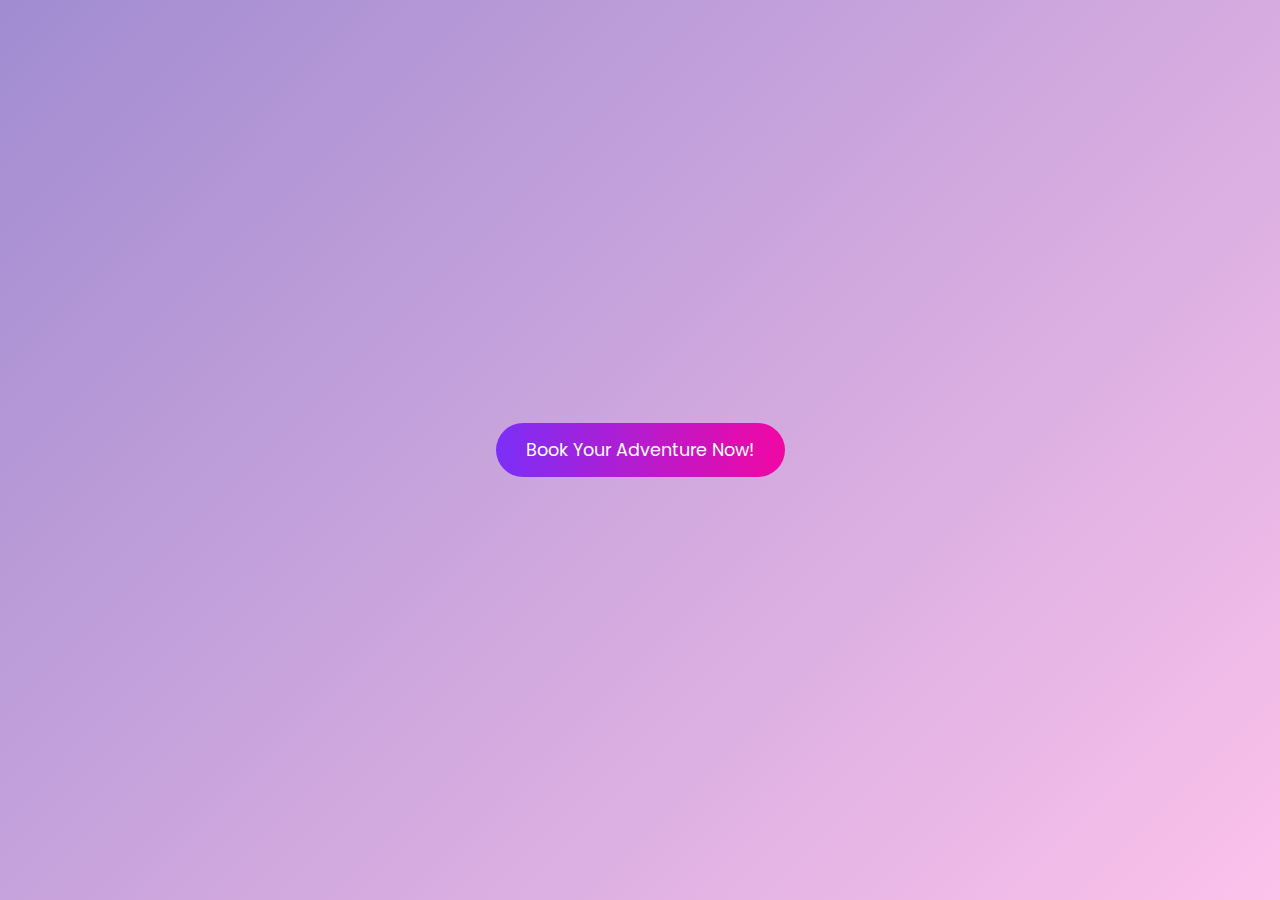
<file: book.html>
<!DOCTYPE html>
<html lang="en">
<head>
  <meta charset="UTF-8" />
  <meta name="viewport" content="width=device-width, initial-scale=1.0" />
  <title>Book Now Popup</title>
  <link href="https://fonts.googleapis.com/css2?family=Poppins:wght@400;600&display=swap" rel="stylesheet" />
  <style>
    * {
      box-sizing: border-box;
      font-family: 'Poppins', sans-serif;
    }

    body {
      margin: 0;
      background: linear-gradient(135deg, #a18cd1 0%, #fbc2eb 100%);
      height: 100vh;
      display: flex;
      justify-content: center;
      align-items: center;
    }

    .book-btn {
      background: linear-gradient(90deg, #7b2ff7, #f107a3);
      border: none;
      color: white;
      font-size: 1.1rem;
      padding: 14px 30px;
      border-radius: 40px;
      cursor: pointer;
      transition: 0.3s;
    }

    .book-btn:hover {
      transform: scale(1.05);
      box-shadow: 0 0 15px #f107a3;
    }

    .popup {
      position: fixed;
      top: 0; left: 0;
      width: 100%; height: 100%;
      display: none;
      justify-content: center;
      align-items: center;
      background: rgba(0, 0, 0, 0.3);
      backdrop-filter: blur(5px);
    }

    .popup-content {
      background: rgba(255, 255, 255, 0.1);
      border-radius: 20px;
      border: 1px solid rgba(255, 255, 255, 0.3);
      box-shadow: 0 0 25px rgba(255, 255, 255, 0.1);
      text-align: center;
      padding: 40px 60px;
      color: white;
      animation: fadeIn 0.4s ease;
    }

    .popup-content h2 {
      font-weight: 600;
      margin-bottom: 15px;
      font-size: 1.8rem;
    }

    .steps {
      display: flex;
      justify-content: center;
      gap: 30px;
      margin: 25px 0;
    }

    .step {
      display: flex;
      flex-direction: column;
      align-items: center;
      font-size: 0.9rem;
    }

    .step-icon {
      width: 50px;
      height: 50px;
      border-radius: 50%;
      background: rgba(255, 255, 255, 0.2);
      display: flex;
      justify-content: center;
      align-items: center;
      margin-bottom: 10px;
      font-size: 1.5rem;
    }

    .close-btn {
      margin-top: 15px;
      background: rgba(255, 255, 255, 0.2);
      border: none;
      color: white;
      padding: 10px 25px;
      border-radius: 25px;
      cursor: pointer;
    }

    @keyframes fadeIn {
      from {opacity: 0; transform: scale(0.9);}
      to {opacity: 1; transform: scale(1);}
    }
  </style>
</head>
<body>
  <button class="book-btn" onclick="openPopup()">Book Your Adventure Now!</button>

  <div class="popup" id="popup">
    <div class="popup-content">
      <h2>Seamless Online Event Booking</h2>
      <div class="steps">
        <div class="step">
          <div class="step-icon">📅</div>
          <span>Browse Events</span>
        </div>
        <div class="step">
          <div class="step-icon">💳</div>
          <span>Secure Payment</span>
        </div>
        <div class="step">
          <div class="step-icon">🎟️</div>
          <span>Receive Ticket</span>
        </div>
      </div>
      <button class="close-btn" onclick="closePopup()">Continue</button>
    </div>
  </div>

  <script>
    function openPopup() {
      document.getElementById('popup').style.display = 'flex';
    }

    function closePopup() {
      document.getElementById('popup').style.display = 'none';
      // Later you can redirect to next page like:
      // window.location.href = "booking.html";
    }
  </script>
</body>
</html>
</file>
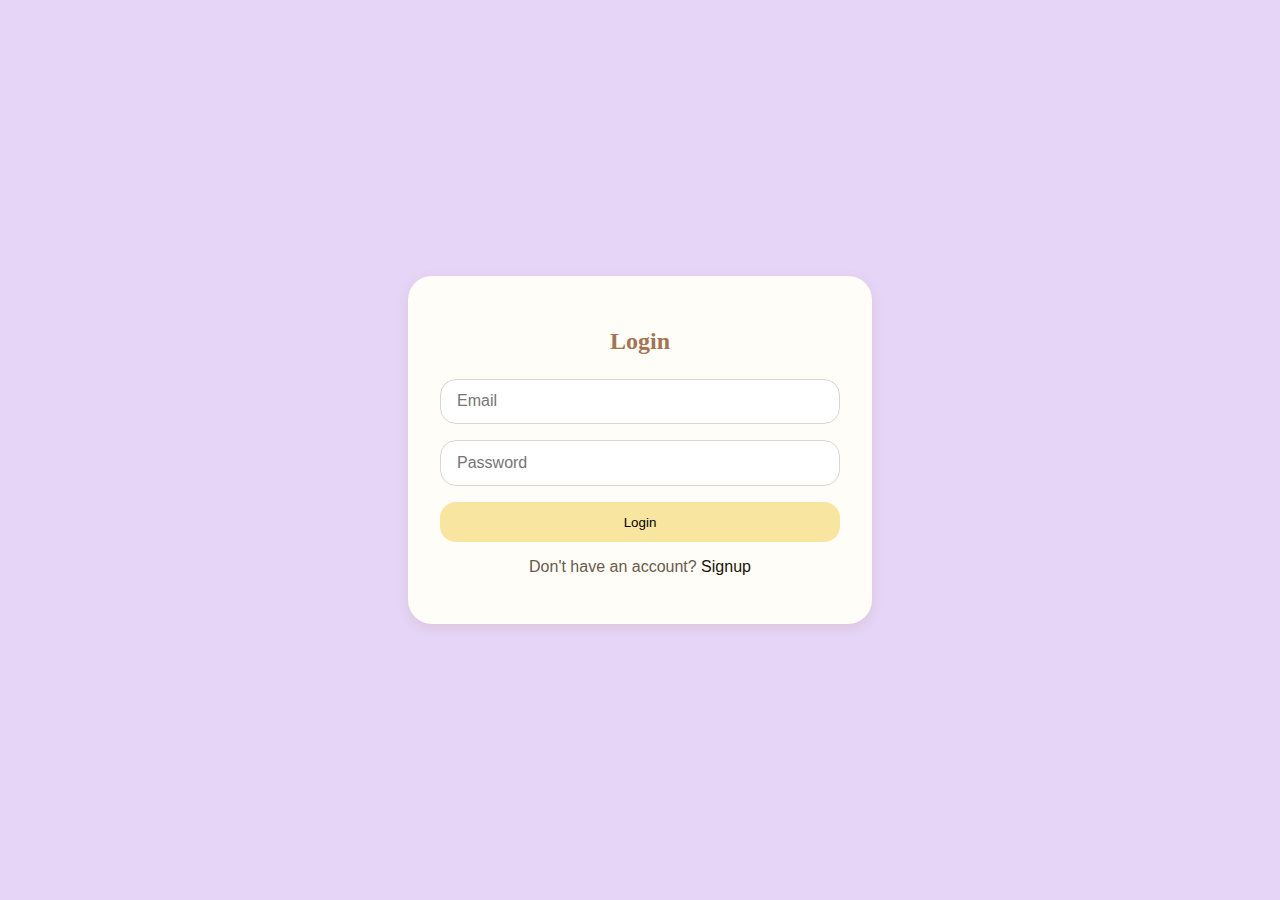
<file: login.html>
<!DOCTYPE html>
<html lang="en">
<head>
  <meta charset="UTF-8">
  <meta name="viewport" content="width=device-width, initial-scale=1.0">
  <title>Login - Ayojon</title>
  <link rel="stylesheet" href="style.css">
</head>
<body>
  <div class="auth-container">
    <div class="auth-card">
      <h2>Login</h2>
      <form id="loginForm">
        <input type="email" id="loginEmail" placeholder="Email" required>
        <input type="password" id="loginPassword" placeholder="Password" required>
        <button type="submit">Login</button>
      </form>
      <p id="loginMessage"></p>
      <p>Don't have an account? <a href="signup.html">Signup</a></p>
    </div>
  </div>

  <script>
    const loginForm = document.getElementById('loginForm');
    const loginMessage = document.getElementById('loginMessage');

    loginForm.addEventListener('submit', function(e) {
      e.preventDefault();

      const email = document.getElementById('loginEmail').value;
      const password = document.getElementById('loginPassword').value;

      const user = JSON.parse(localStorage.getItem('ayojonUser'));

      if (user && user.email === email && user.password === password) {
        loginMessage.textContent = `Welcome back, ${user.username}!`;
        loginMessage.style.color = "green";

        // Optional: redirect to home page after 2 seconds
        setTimeout(() => {
          window.location.href = "index.html";
        }, 2000);
      } else {
        loginMessage.textContent = "Invalid email or password.";
        loginMessage.style.color = "red";
      }
    });
  </script>
</body>
</html>
</file>
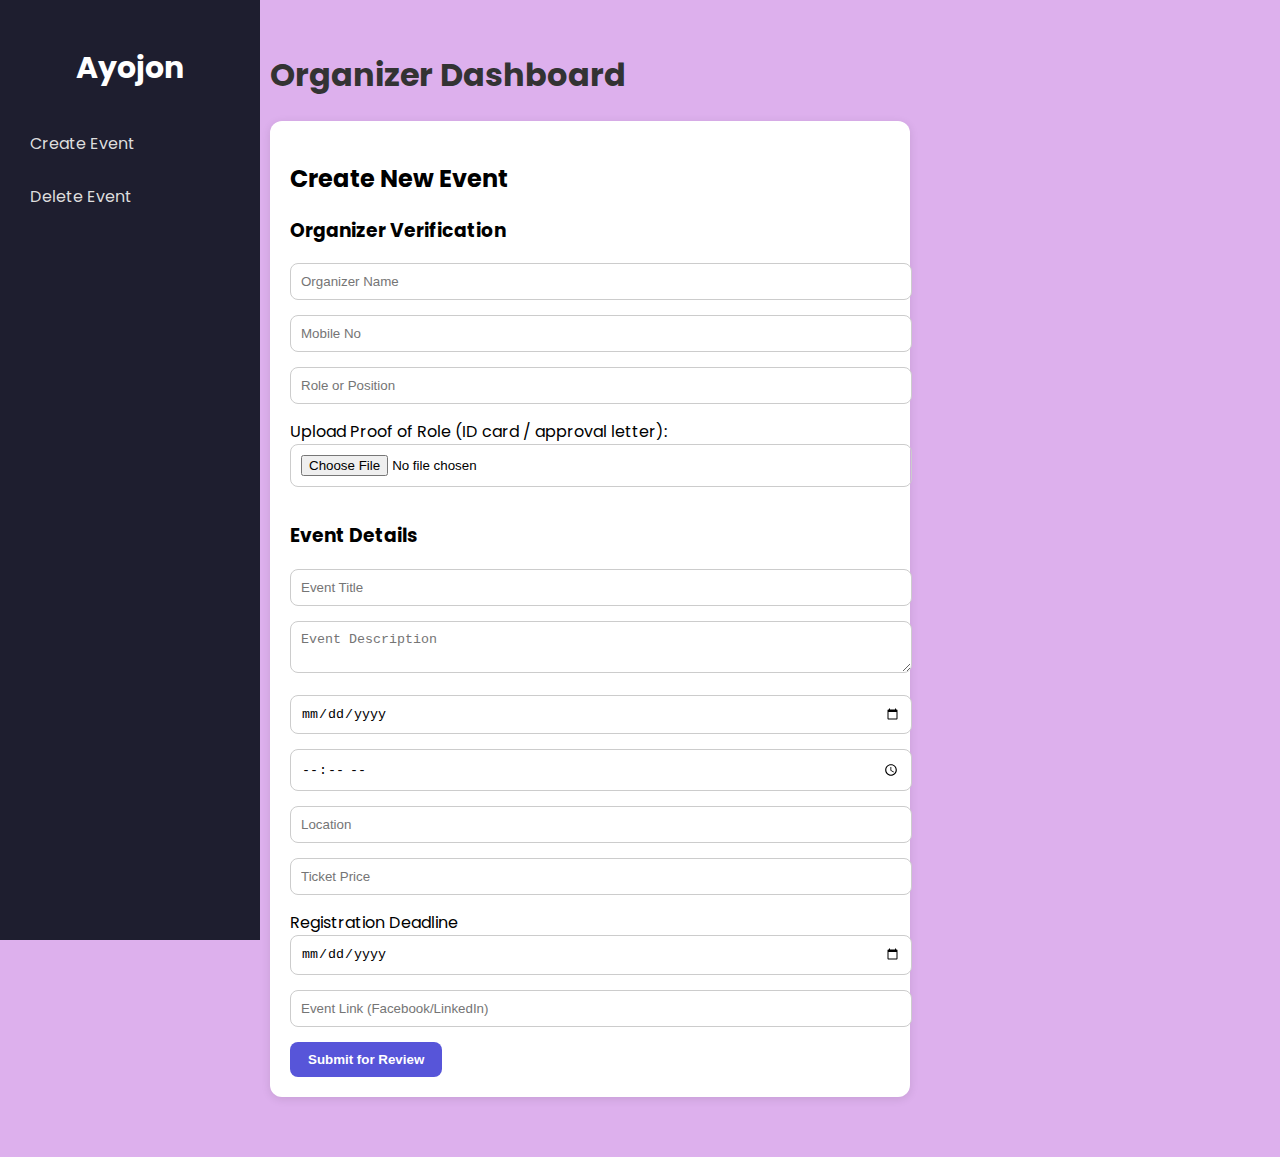
<file: organizer.html>
<!DOCTYPE html>
<html lang="en">
<head>
  <meta charset="UTF-8" />
  <meta name="viewport" content="width=device-width, initial-scale=1.0" />
  <title>Organizer Dashboard - Ayojon</title>
  <link href="https://fonts.googleapis.com/css2?family=Poppins:wght@400;600&display=swap" rel="stylesheet">
  <style>
    body {
      font-family: 'Poppins', sans-serif;
      background-color: #ddb0ed;
      margin: 0;
      display: flex;
    }

    /* Sidebar */
    .sidebar {
      width: 220px;
      background: #1e1e2f;
      color: #fff;
      height: 100vh;
      padding: 20px;
      position: fixed;
    }
    .sidebar h2 {
      text-align: center;
      margin-bottom: 30px;
      font-size: 30px;
    }
    .sidebar a {
      display: block;
      color: #ddd;
      text-decoration: none;
      padding: 10px;
      margin: 8px 0;
      border-radius: 6px;
      transition: 0.3s;
    }
    .sidebar a:hover {
      background: #5755d9;
      color: #fff;
    }

    /* Main area */
    .main {
      margin-left: 240px;
      padding: 30px;
      width: calc(100% - 240px);
    }

    h1 {
      color: #333;
    }

    .event-form {
      background: #fff;
      padding: 20px;
      border-radius: 12px;
      box-shadow: 0 2px 10px rgba(0,0,0,0.1);
      max-width: 600px;
      margin-bottom: 30px;
    }

    .event-form input, .event-form textarea {
      width: 100%;
      margin-bottom: 15px;
      padding: 10px;
      border-radius: 8px;
      border: 1px solid #ccc;
    }

    .event-form button {
      background: #5755d9;
      color: white;
      border: none;
      padding: 10px 18px;
      border-radius: 8px;
      cursor: pointer;
      font-weight: 600;
    }

    .event-table {
      background: #fff;
      border-radius: 12px;
      box-shadow: 0 2px 10px rgba(0,0,0,0.1);
      padding: 20px;
      overflow-x: auto;
    }

    table {
      width: 100%;
      border-collapse: collapse;
    }
    th, td {
      text-align: left;
      padding: 10px;
      border-bottom: 1px solid #ddd;
    }
    th {
      background-color: #f0f0f5;
    }
    .actions button {
      background: #5755d9;
      color: rgb(244, 239, 244);
      border: none;
      border-radius: 6px;
      padding: 6px 10px;
      margin-right: 5px;
      cursor: pointer;
    }
    .actions button.delete {
      background: #d9534f;
    }
  </style>
</head>
<body>
  <div class="sidebar">
    <h2>Ayojon</h2>
    <a href="#">Create Event</a>
    <a href="#">Delete Event</a>
  
  </div>

  <div class="main">
    <h1>Organizer Dashboard</h1>

    <div class="event-form">
      <h2>Create New Event</h2>
     <form id="eventForm" enctype="multipart/form-data">
  <h3>Organizer Verification</h3>
  <input type="text" name="organizer_name" placeholder="Organizer Name" required>
  <input type="number" name="organizer_mobile" placeholder="Mobile No" required>
  <input type="text" name="organizer_role" placeholder="Role or Position" required>


  <label>Upload Proof of Role (ID card / approval letter):</label>
  <input type="file" name="proof_file" accept=".jpg,.jpeg,.png,.pdf" required>

  <h3>Event Details</h3>
  <input type="text" name="title" placeholder="Event Title" required>
  <textarea name="description" placeholder="Event Description"></textarea>
  <input type="date" name="date" required>
  <input type="time" name="time" required>
  <input type="text" name="location" placeholder="Location">
  <input type="number" name="price" placeholder="Ticket Price" step="0.01">
        <label>Registration Deadline</label>
  <input type="date" name="registration_deadline" required>
 

  <input type="url" name="event_link" placeholder="Event Link (Facebook/LinkedIn)" required>

  <button type="submit">Submit for Review</button>
</form>

    </div>
  </div>
</body>
</html>
</file>
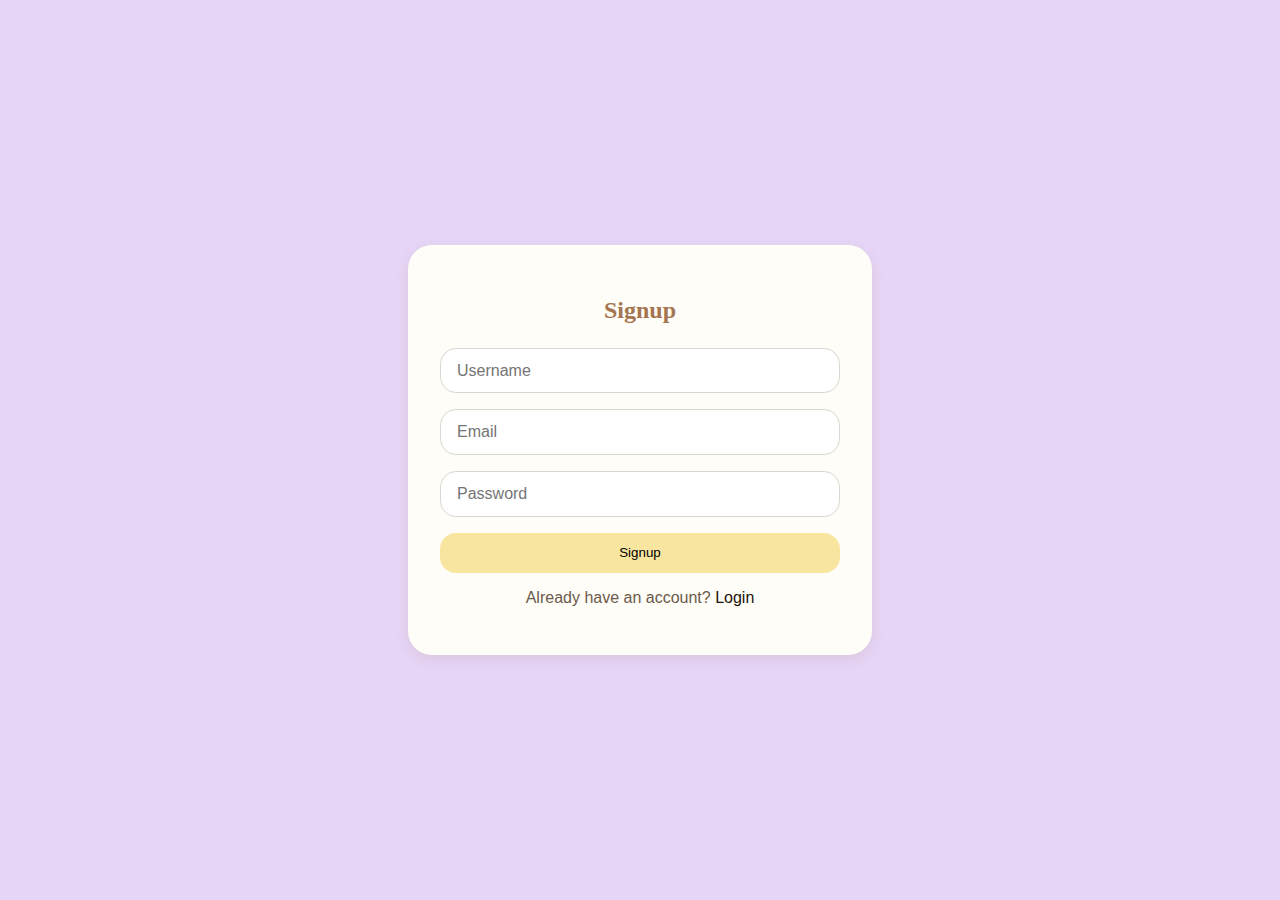
<file: signup.html>
<!DOCTYPE html>
<html lang="en">
<head>
  <meta charset="UTF-8">
  <meta name="viewport" content="width=device-width, initial-scale=1.0">
  <title>Signup - Ayojon</title>
  <link rel="stylesheet" href="style.css">
</head>
<body>
  <div class="auth-container">
    <div class="auth-card">
      <h2>Signup</h2>
      <form id="signupForm">
        <input type="text" id="username" placeholder="Username" required>
        <input type="email" id="email" placeholder="Email" required>
        <input type="password" id="password" placeholder="Password" required>
        <button type="submit">Signup</button>
      </form>
      <p id="signupMessage"></p>
      <p>Already have an account? <a href="login.html">Login</a></p>
    </div>
  </div>

  <script>
    const signupForm = document.getElementById('signupForm');
    const signupMessage = document.getElementById('signupMessage');

    signupForm.addEventListener('submit', function(e) {
      e.preventDefault();

      const username = document.getElementById('username').value;
      const email = document.getElementById('email').value;
      const password = document.getElementById('password').value;

      // Save user info in localStorage
      localStorage.setItem('ayojonUser', JSON.stringify({ username, email, password }));

      signupMessage.textContent = "Signup successfully!";
      signupMessage.style.color = "green";

      // Optional: redirect to login after 2 seconds
      setTimeout(() => {
        window.location.href = "login.html";
      }, 2000);
    });
  </script>
</body>
</html>
</file>
<file: style.css>
/* Global Styles */
body {
  margin: 0;
  font-family: 'Poppins', sans-serif;
  background-color: #FFFDF7;
  color: #3A2D28;
}
a { text-decoration: none; color: inherit; }
h1, h2 { font-family: 'Playfair Display', serif; }

/* Fonts */
@font-face {
  font-family: 'LuluFontTH';
  src: url('fonts/LuluFontTH-Regular.otf') format('opentype');
}
@font-face {
  font-family: 'KingredModern';
  src: url('fonts/KingredRegular.otf') format('opentype');
}

/* Navbar */
.navbar {
  display: flex;
  justify-content: space-between;
  align-items: center;
  background-color: #cbaee7; /* dark background */
  padding: 1rem 1rem;
  box-shadow: 0 4px 12px rgba(164,117,81,0.15);
}
.navbar .logo img {
  height: 100px;
  width: auto;
  display: block;
}
.navbar nav a {
  margin-left: 1.5rem;
  font-weight: 500;
  color: #453405; /* light text */
}
.navbar nav a:hover {
  color: #65550d;
  transform: scale(1.05);
  transition: 0.2s;
}

/* Hero (full page welcome) */
.hero {
  height: 85vh;
  display: flex;
  flex-direction: column;
  justify-content: center;
  align-items: center;
  text-align: center;

  background: url("images/bg.png") no-repeat center center;
  background-size: cover;
  position: relative;
  overflow: hidden;
}

.hero::before {
  content: "";
  position: absolute;
  top: 0; left: 0; right: 0; bottom: 0;
  background-color: rgba(255, 253, 247, 0.6); /* transparent overlay */
  z-index: 0;
}

.hero h1,
.hero p,
.hero h3,
.hero h4 {
  position: relative;
  z-index: 1;
  margin: 0;
}

/* Hero Text Styling */
.welcome-line {
  font-size: 2rem;
  font-family: 'Poppins', sans-serif;
  color: #0e6391;
  margin-bottom: 0.5rem;
}

.brand-name {
  font-family: 'LuluFontTH', cursive, serif;
  font-size: 7rem;
  color: #A47551;
  margin-bottom: 4.5rem;
}

.tagline {
  font-family: 'KingredModern', serif;
  font-size: 2rem;
   margin-top: 2rem;
  color: #190131; /* dark text on light box */
  background-color: rgba(178, 107, 172, 0.7); /* pastel golden with transparency */
  padding: 0.3rem 0.8rem; /* spacing inside the box */
  border-radius: 0.5rem; /* rounded corners */
  box-shadow: 0 4px 12px rgba(0, 0, 0, 0.2); /* subtle shadow */
  display: inline-block; /* shrink box to text size */
  margin-bottom: 5rem; /* spacing below tagline */
  text-shadow: 1px 1px 2px rgba(0,0,0,0.2); /* optional: text shadow for depth */
}



.description {
  font-size: 1rem;
  margin-top: 2rem;
  font-family: 'Poppins', sans-serif;
  color: #3A2D28;
  max-width: 600px;
  margin: 2 auto;
  line-height: 1.6;
}
.get-started-btn {
  display: inline-block;
  margin-top: 2rem;
  padding: 0.8rem 2rem;
  background-color: #1a180e; /* pastel golden */
  color: #efecf2; /* dark text */
  font-family: 'Poppins', sans-serif;
  font-weight: 500;
  font-size: 1.2rem;
  border-radius: 1rem;
  text-decoration: none;
  box-shadow: 0 4px 12px rgba(0,0,0,0.2);
  transition: transform 0.2s, background-color 0.2s;
}

.get-started-btn:hover {
  background-color: #0a050c;
  transform: scale(1.05);
}


/* Events Section */
.events-section {
  padding: 2rem;
  max-width: 1200px;
  margin: 0 auto;
}
.events-section h2 {
  color: #116c7c;
  margin-bottom: 1.5rem;
  font-size: 2rem;
  text-align: center;
}
.events-container {
  display: grid;
  grid-template-columns: repeat(auto-fit, minmax(280px, 1fr));
  gap: 1.5rem;
}
.event-card {
  background-color: #6fa9e3;
  border-radius: 1.5rem;
  padding: 1.5rem;
  box-shadow: 0 4px 12px rgba(173, 80, 227, 0.1);
  transition: transform 0.2s;
}
.event-card:hover { transform: translateY(-5px); }
.event-card h3 { color: #2e1604; margin-bottom: 0.5rem; }
.event-card p { color: #681f02; margin-bottom: 1rem; }
.event-card button {
  background-color: #F8E6A0;
  color: #3A2D28;
  border: none;
  padding: 0.6rem 1.2rem;
  border-radius: 1rem;
  font-weight: 500;
  cursor: pointer;
  transition: 0.2s;
}
.event-card button:hover { background-color: #FFD966; }

/* Footer */
footer {
  text-align: center;
  padding: 1.5rem;
  background-color: #d6b8e4;
  color: #180c02;
  margin-top: 2rem;
  /* Footer */
footer {
  background-color: #8a4cc8; /* dark purple */
  color: #420707; /* light text */
  padding: 3rem 2rem 1rem 2rem;
  font-family: 'Poppins', sans-serif;
}

.footer-container {
  display: flex;
  flex-wrap: wrap;
  justify-content: space-between;
  max-width: 1200px;
  margin: 0 auto;
  gap: 2rem;
}

.footer-column h3 {
  color: #1e1903;
  margin-bottom: 1rem;
  font-family: 'Playfair Display', serif;
}

.footer-column ul {
  list-style: none;
  padding: 0;
}

.footer-column ul li {
  margin-bottom: 0.5rem;
}

.footer-column ul li a {
  color: #770a0a;
  text-decoration: none;
  transition: 0.2s;
}

.footer-column ul li a:hover {
  color: #F8E6A0;
}

.footer-column p {
  margin-bottom: 0.5rem;
  line-height: 1.5;
}

.footer-bottom {
  text-align: center;
  margin-top: 2rem;
  font-size: 0.9rem;
  border-top: 1px solid rgba(255, 253, 247, 0.2);
  padding-top: 1rem;
}

}

/* Auth Pages */
.auth-container {
  display: flex;
  justify-content: center;
  align-items: center;
  min-height: 100vh;
  background-color: #E6D5F7;
}
.auth-card {
  background-color: #FFFDF7;
  padding: 2rem;
  border-radius: 1.5rem;
  box-shadow: 0 4px 12px rgba(164,117,81,0.15);
  width: 100%;
  max-width: 400px;
  text-align: center;
}
.auth-card h2 {
  font-family: 'Playfair Display', serif;
  color: #A47551;
  margin-bottom: 1.5rem;
}
.auth-card form { display: flex; flex-direction: column; gap: 1rem; }
.auth-card input {
  padding: 0.8rem 1rem;
  border-radius: 1rem;
  border: 1px solid #DCD6D0;
  font-size: 1rem;
}
.auth-card button {
  padding: 0.8rem;
  border-radius: 1rem;
  background-color: #F8E6A0;
  border: none;
  font-weight: 500;
  cursor: pointer;
  transition: 0.2s;
}
.auth-card button:hover { background-color: #FFD966; }
.auth-card p { margin-top: 1rem; color: #6B5A4C; }
.auth-card p a {
  color: #211207;
  text-decoration: none;
  font-weight: 500;
}
.auth-card p a:hover { color: #F8E6A0; }
</file>
